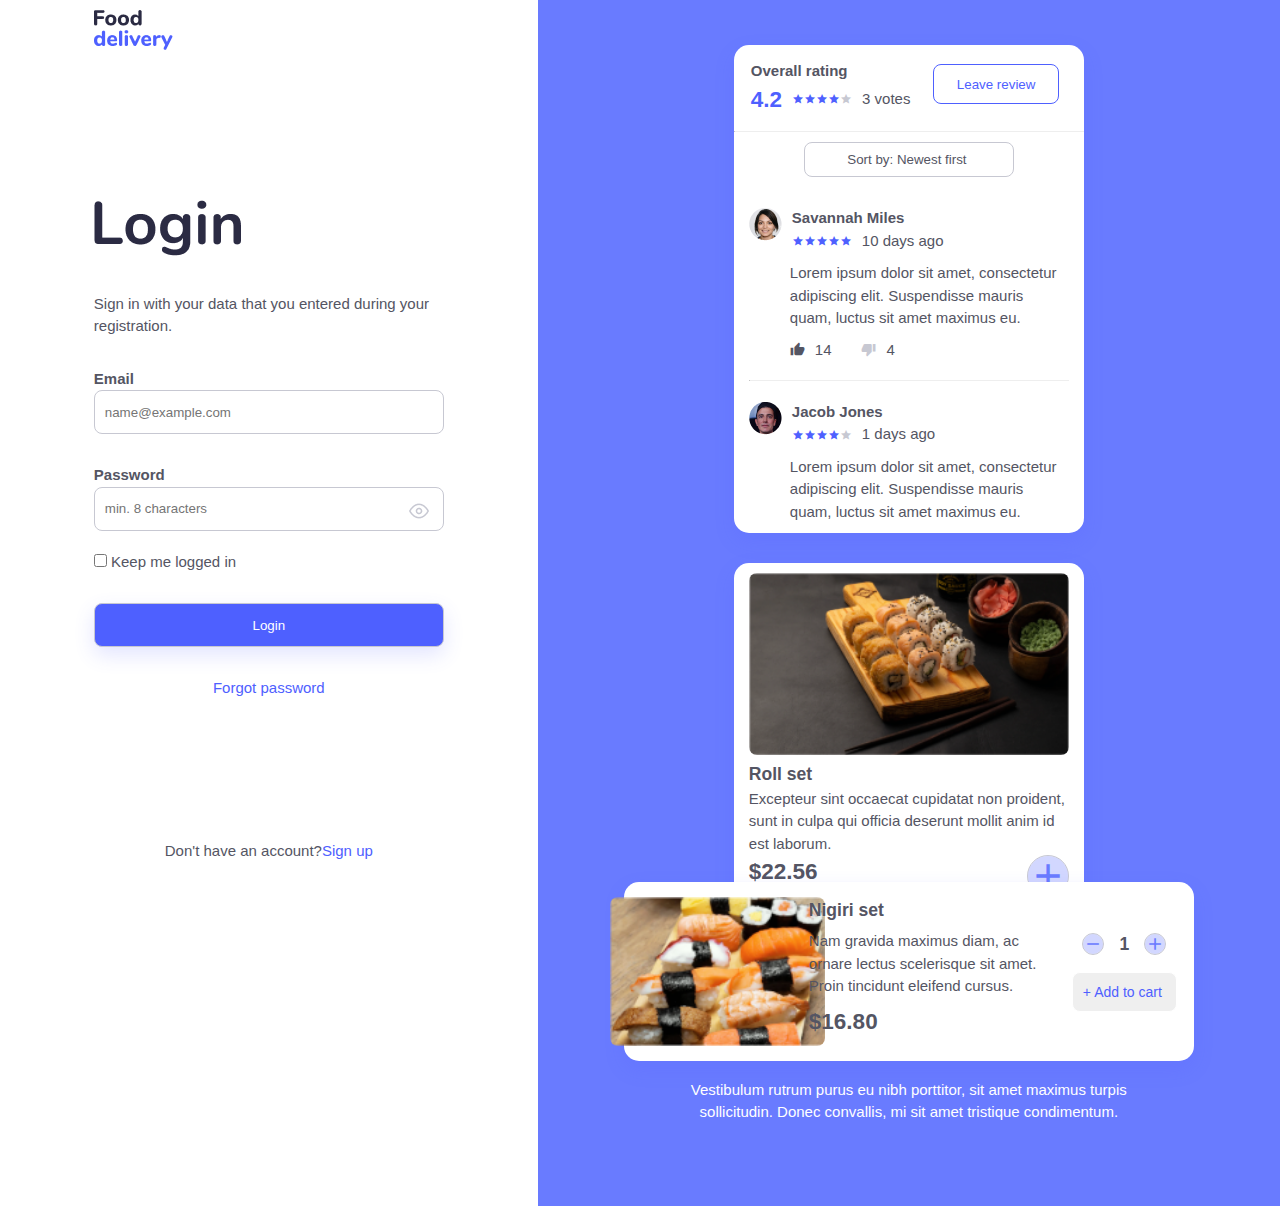
<file: index.html>
<!DOCTYPE html>
<html lang="en">
<head>
  <meta charset="UTF-8"/>
  <title>Template</title>
  <link href="https://fonts.googleapis.com/icon?family=Material+Icons" rel="stylesheet"/>
  <link rel="stylesheet" href="main.css"/>
</head>
<body>

<div class="login-page-container">
  <nav class="navbar">
    <img src="Images/shape.png" alt=""/>
  </nav>

  <header class="header">
    <img src="Images/Login.png" alt=""/>
    <p>Sign in with your data that you entered during your registration.</p>
  </header>

  <section class="boxes">
    <div class="box">
      <h4>Email</h4>
      <input type="text" placeholder="name@example.com" class="textField"/>
    </div>
    <div class="box">
      <h4>Password</h4>
      <input type="password" placeholder="min. 8 characters" class="textField"/>
      <img src="Images/eye%20on.png" alt="eye" class="eye"/>
    </div>
    <div class="box">
      <input type="checkbox" id="logged"/>
      <label for="logged">Keep me logged in</label>
    </div>
    <div class="box">
      <button class="button">Login</button>
    </div>
    <div class="box">
      <a href="#">Forgot password</a>
    </div>
  </section>

  <footer class="footer">
    <div>Don't have an account?<a href="#">Sign up</a></div>
  </footer>
</div>

<div class="review-page-container">

  <div class="review-page-container-top">
    <div class="box-page-right">
      <div class="inner-container">
        <header class="header2">
          <div>
            <h4>Overall rating</h4>
            <div class="ratings">
              <h2 class="item">4.2</h2>
              <div class="stars">
                <i class="material-icons blue">star</i>
                <i class="material-icons blue">star</i>
                <i class="material-icons blue">star</i>
                <i class="material-icons blue">star</i>
                <i class="material-icons gray">star</i>
              </div>
              <p class="item">3 votes</p>
            </div>
          </div>
          <input type="button" value="Leave review" class="review"/>
        </header>
        <hr class="line"/>
        <div>
          <input
                  type="button"
                  value="Sort by: Newest first "
                  class="sorting"
          />
        </div>
        <div class="box2">
          <div class="personal-info">
            <img src="Images/circle2.png" alt="woman" class="icon"/>
            <div>
              <h4>Savannah Miles</h4>
              <div class="ratings">
                <div class="stars">
                  <i class="material-icons blue">star</i>
                  <i class="material-icons blue">star</i>
                  <i class="material-icons blue">star</i>
                  <i class="material-icons blue">star</i>
                  <i class="material-icons blue">star</i>
                </div>
                <p class="item">10 days ago</p>
              </div>
            </div>
          </div>
          <div class="comment">
            <p>
              Lorem ipsum dolor sit amet, consectetur adipiscing elit.
              Suspendisse mauris quam, luctus sit amet maximus eu.
            </p>
            <div class="rate">
              <div class="rating">
                <i class="material-icons thumb-up">thumb_up</i>
                <p class="item">14</p>
              </div>
              <div class="rating">
                <i class="material-icons thumb-down">thumb_down</i>
                <p class="item">4</p>
              </div>
            </div>
          </div>
          <hr/>
        </div>

        <div class="box2">
          <div class="personal-info">
            <img src="Images/circle1.png" alt="man" class="icon"/>
            <div>
              <h4>Jacob Jones</h4>
              <div class="ratings">
                <div class="stars">
                  <i class="material-icons blue">star</i>
                  <i class="material-icons blue">star</i>
                  <i class="material-icons blue">star</i>
                  <i class="material-icons blue">star</i>
                  <i class="material-icons gray">star</i>
                </div>
                <p class="item">1 days ago</p>
              </div>
            </div>
          </div>
          <div class="comment">
            <p>
              Lorem ipsum dolor sit amet, consectetur adipiscing elit.
              Suspendisse mauris quam, luctus sit amet maximus eu.
            </p>
          </div>
        </div>
      </div>
    </div>

    <div class="box-page-right">
      <div class="inner-container2">
        <div class="box2">
          <img src="Images/img1.png" alt="Roll set" class="image1"/>
          <h3>Roll set</h3>
          <div>
            Excepteur sint occaecat cupidatat non proident, sunt in culpa qui
            officia deserunt mollit anim id est laborum.
          </div>
          <div class="add">
            <h2>$22.56</h2>
            <i class="material-icons plus">add</i>
          </div>
        </div>
      </div>
    </div>
  </div>

  <div class="review-page-container-bottom">
    <div class="box-page-right-bottom">
      <div class="box-bottom">
        <div class="image">
          <img src="Images/img2.png" alt="nigiri set" class="image2">
        </div>
        <div>
          <h3 class="items">Nigiri set</h3>
          <div class="items"> Nam gravida maximus diam, ac ornare lectus scelerisque sit amet.
            Proin tincidunt eleifend cursus.
          </div>
          <h2 class="items">$16.80</h2>
        </div>

        <div class="quantity">
          <div class="add-items">
            <i class="material-icons less">remove</i>
            <h3>1</h3>
            <i class="material-icons more">add</i>
          </div>
          <input type="button" value="+ Add to cart " class="add-button">
        </div>
      </div>
    </div>
    <div class="footer-right">
      <div class="bottom-text">
        <h1>Leave reviews for all meals</h1>
        <div>Vestibulum rutrum purus eu nibh porttitor, sit amet maximus turpis sollicitudin. Donec convallis,
          mi sit amet tristique condimentum.
        </div>
      </div>
      <div class="dots">
        <i class="material-icons dot-blue">circle</i>
        <i class="material-icons dot-white">circle</i>
        <i class="material-icons dot-blue">circle</i>
        <i class="material-icons dot-blue">circle</i>
      </div>
    </div>
  </div>


</div>
</body>
</html>
</file>
<file: main.css>
* {
    box-sizing: border-box;
    margin: 0;
    padding: 0;
}

body {
    display: grid;
    height: 100vh;
    max-height: 100vh;
    grid-template-columns: 21% 21% 29% 29%;
    font-family: Nunito, sans-serif;
    font-size: 15px;
    line-height: 1.5;
    color: #545563;
}

.login-page-container {
    grid-column: 1/3;
    grid-row: 1/-1;
    max-width: 350px;
    margin: 0 auto;
    background: #fff;
}

.review-page-container {
    grid-column: 3/6;
    grid-row: 1/-1;
    background: #697bff;
    padding: 15px;
}

.review-page-container-top {
    display: flex;
    gap: 2em;
    align-items: center;
    flex-wrap: wrap;
    justify-content: center;
    margin-top: 30px;
}

.review-page-container-bottom {
    display: flex;
    justify-content: center;
    position: relative;
}

.header p {
    margin-top: 30px;
}

a {
    color: #4e60ff;
    text-decoration: none;
}

a:hover {
    color: #697bff;
}

.navbar {
    height: 60px;
    padding: 10px 0;
}

.header {
    margin-top: 140px;
    margin-bottom: 30px;
}

.box {
    margin-bottom: 30px;
}

.textField {
    border: 1px solid #c7c8d2;
    border-radius: 8px;
    width: 100%;
    height: 44px;
}

input {
    padding: 0 10px;
}

.button {
    width: 100%;
    height: 44px;
    border-radius: 8px;
    border: 1px solid #c7c8d2;
    color: #fff;
    background: #4e60ff;
    box-shadow: 0 8px 20px rgba(78, 96, 255, 0.16);
}

.button:hover {
    background: #697bff;
}

.box:nth-child(5) {
    text-align: center;
}

.footer {
    text-align: center;
    margin-top: 40%;
    margin-bottom: 10px;
}

.eye {
    position: absolute;
    right: 15px;
    top: 37px;
    z-index: 2;
}

.box:nth-child(2) {
    position: relative;
    margin: auto auto 20px;
}

/*part 2*/

.box-page-right {
    display: flex;
    background: #fff;
    border-radius: 15px;
    height: auto;
    max-width: 350px;
    min-width: 100px;
    box-shadow: 0 8px 20px rgba(78, 96, 255, 0.16);
}

.header2 {
    padding: 15px 17px 15px 17px;
    display: flex;
    height: auto;
    width: 100%;
    gap: 1em;
}

.review {
    width: 40%;
    height: 40px;
    border-radius: 8px;
    border: 1px solid #4e60ff;
    color: #4e60ff;
    background: #fff;
    align-self: center;
    margin-bottom: 8px;
    margin-right: auto;
    margin-left: auto;
}

.review:hover {
    background: #f8f8ff;
}

.header2 h2 {
    color: #4e60ff;
}

.ratings {
    display: flex;
    gap: 10px;
}

.item {
    align-self: center;
}

.sorting {
    margin: 10px auto 20px auto;
    border-radius: 8px;
    border: 1px solid #c7c8d2;
    color: #545563;
    height: 35px;
    width: 60%;
    text-align: center;
    display: block;
    background: white;
}

.sorting:hover {
    background: #f8f8ff;
}

.thumb {
    width: 15px;
    height: 15px;
}

.rate {
    display: flex;
    gap: 2em;
    margin-top: 10px;
    margin-bottom: 20px;
}

.rating {
    display: flex;
    gap: 10px;
    height: 20px;
}

.icon {
    width: 33px;
    height: 34px;
}

.personal-info {
    display: flex;
    gap: 10px;
}

.ratings {
    display: flex;
}

.comment {
    margin-top: 10px;
    margin-left: 41px;
}

hr {
    border-top: #545563;
}

.stars {
    display: flex;
}

.material-icons.blue {
    color: #4e60ff;
}

.material-icons.gray {
    color: #c7c8d2;
}

.material-icons {
    font-size: 12px;
    align-self: center;
}

.material-icons.thumb-up {
    font-size: 15px;
}

.material-icons.thumb-down {
    font-size: 15px;
    color: #c7c8d2;
}

.image1 {
    border-radius: 8px;
    width: 100%;
}

.image2 {
    border-radius: 8px;
}

.material-icons.plus {
    border-radius: 50%;
    border: thin solid #c7c8d2;
    font-size: 40px;
    color: #697bff;
    position: relative;
}

.material-icons.plus::after {
    content: "";
    width: 100%;
    height: 100%;
    border-radius: 50%;
    position: absolute;
    left: 0;
    background: #697bff;
    opacity: 0.3;
    transition: 0.5s;
}

.add {
    display: flex;
    justify-content: space-between;
}

.box2 {
    padding: 10px 15px 10px 15px;
}

.box-page-right-bottom:nth-child(1) {
    background: #fff;
    border-radius: 15px;
    height: auto;
    max-width: 80%;
    position: absolute;
    top: -25px;
    z-index: 2;
    box-shadow: 0 8px 20px rgba(78, 96, 255, 0.16);
}

.box-bottom {
    display: flex;
    padding: 15px 17px 15px 17px;
    gap: 1em;
}

.material-icons.more {
    border-radius: 50%;
    border: thin solid #c7c8d2;
    font-size: 20px;
    color: #697bff;
    position: relative;
}

.material-icons.more::after {
    content: "";
    width: 100%;
    height: 100%;
    border-radius: 50%;
    position: absolute;
    left: 0;
    background: #697bff;
    opacity: 0.3;
    transition: 0.5s;
}

.material-icons.less {
    border-radius: 50%;
    border: thin solid #c7c8d2;
    font-size: 20px;
    color: #697bff;
    position: relative;
}

.material-icons.less::after {
    content: "";
    width: 100%;
    height: 100%;
    border-radius: 50%;
    position: absolute;
    left: 0;
    background: #697bff;
    opacity: 0.3;
    transition: 0.5s;
}

.add-button {
    border-radius: 8px;
    border: 1px solid #fff;
    color: #4e60ff;
    height: 40px;
    width: 100%;
    text-align: center;
    display: block;
    font-size: 14px;
}

.add-button:hover {
    background: #D3D3D3;
}

.material-icons.add-button::after {
    content: "";
    width: 100%;
    height: 100%;
    border-radius: 8px;
    position: absolute;
    left: 0;
    background: #697bff;
    opacity: 0.3;
    transition: 0.5s;
}

.add-items {
    display: flex;
    gap: 1em;
    justify-content: center;
}

.items {
    margin-bottom: 7px;
}

.quantity {
    display: flex;
    flex-direction: column;
    align-items: center;
    gap: 1em;
    width: 180px;
    align-self: center;
}

.image {
    display: flex;
    justify-content: center;
}

.bottom-text {
    text-align: center;
    color: #fff;
    max-width: 480px;
}

.material-icons.dot-blue {
    color: #4169E1;
}

.material-icons.dot-white {
    color: #fff;
}

.footer-right {
    display: flex;
    flex-direction: column;
    margin-top: 15%;
    gap: 3em;
    align-items: center;
}

.footer-right h1 {
    margin-bottom: 20px;
}
</file>
